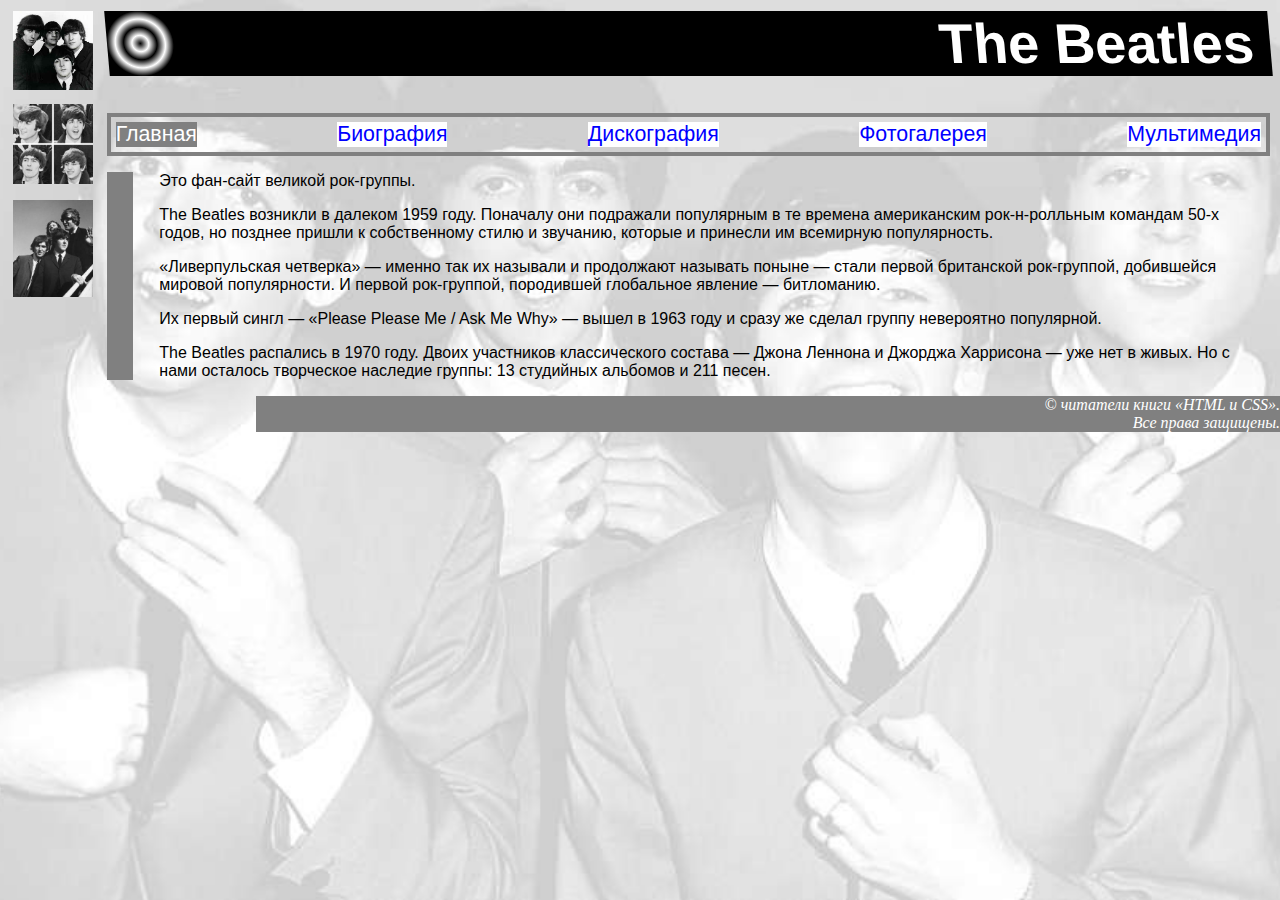
<file: index.html>
﻿<!doctype html>
<html>
    <head>
        <meta charset="UTF-8">
        <title>Главная :: The Beatles</title>
        <link href="styles/styles.css"
        rel="stylesheet" type="text/css">
    </head>
    <body>
        <header>
            <h1>The Beatles</h1>
        </header>
        <nav>
            <div>Главная</div>
            <a href="pages/biography.html">Биография</a>
            <a href="pages/discography.html">Дискография</a>
            <a href="pages/photogallery.html">Фотогалерея</a>
            <a href="pages/media.html">Мультимедия</a>
        </nav>
        <main>
            <p>Это фан-сайт великой рок-группы.</p>
            <p>The Beatles возникли в далеком 1959 году. Поначалу они подражали
                популярным в те времена американским рок-н-ролльным командам
                50-х годов, но позднее пришли к собственному стилю и звучанию,
                которые и принесли им всемирную популярность.</p>
                
                <p>&laquo;Ливерпульская четверка&raquo;&nbsp;&mdash; именно так их
                называли и продолжают называть поныне&nbsp;&mdash; стали первой
                британской рок-группой, добившейся мировой популярности. И первой
                рок-группой, породившей глобальное явление&nbsp;&mdash; битломанию.</p>
                
                <p>Их первый сингл&nbsp;&mdash; &laquo;Please Please Me / Ask Me Why&raquo;&nbsp;&mdash;
                вышел в 1963 году и сразу же сделал группу невероятно популярной.</p>
                
                <p>The Beatles распались в 1970 году. Двоих участников классического
                состава&nbsp;&mdash; Джона Леннона и Джорджа Харрисона&nbsp;&mdash;
                уже нет в живых. Но с нами осталось творческое наследие группы:
                13 студийных альбомов и 211 песен.</p>
        </main>
        <footer>
            <p>&copy; читатели книги &laquo;HTML и CSS&raquo;.<br> Все права защищены.</p>
        </footer>
    </body>
</html>
</file>
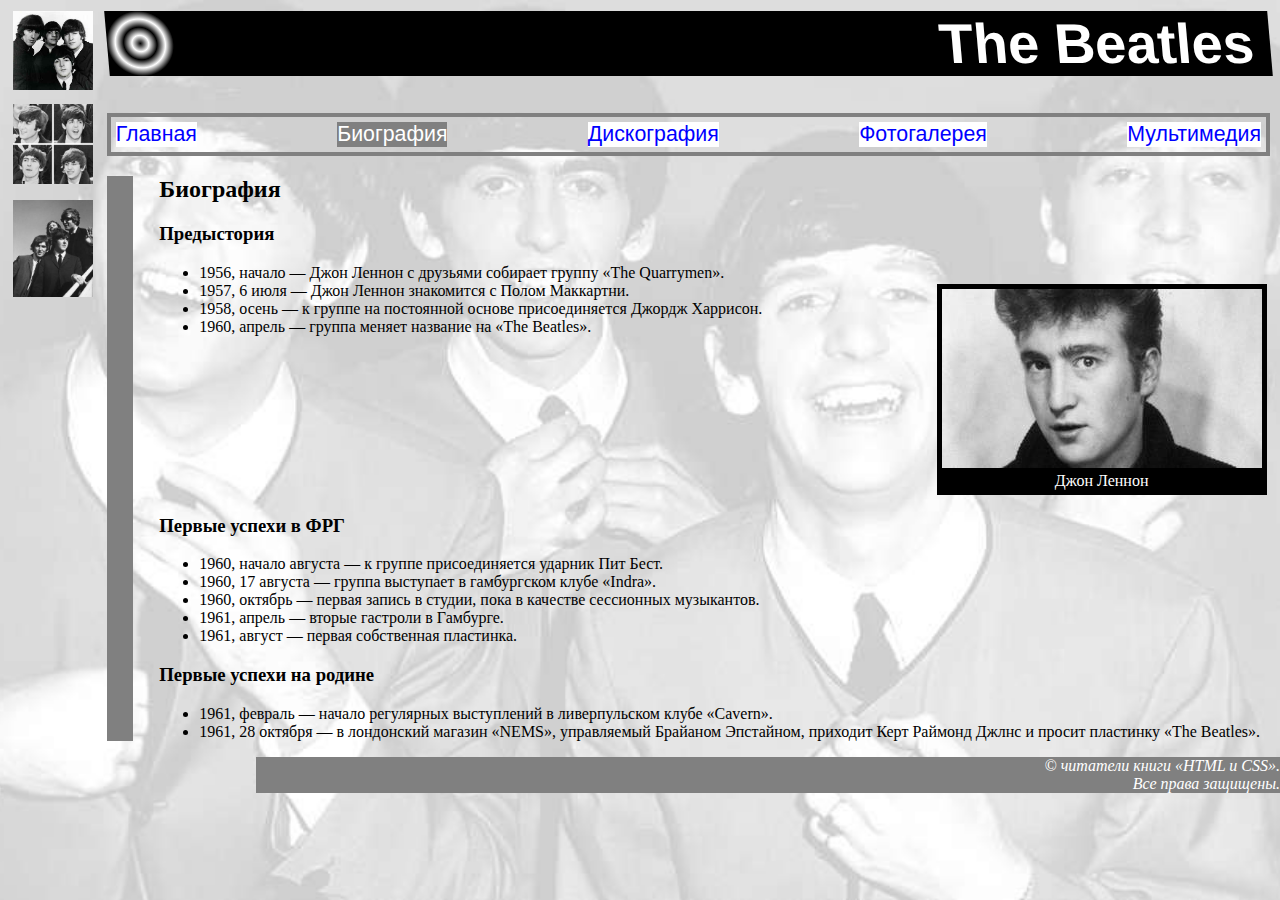
<file: pages/biography.html>
﻿<!doctype html>
<html>
    <head>
        <meta charset="UTF-8">
        <title>Биография :: The Beatles</title>
        <link href="../styles/styles.css"
        rel="stylesheet" type="text/css">
    </head>
    <body>
        <header>
            <h1>The Beatles</h1>
        </header>
        <nav>
            <a href="../index.html">Главная</a>
            <div>Биография</div>
            <a href="../pages/discography.html">Дискография</a>
            <a href="../pages/photogallery.html">Фотогалерея</a>
            <a href="../pages/media.html">Мультимедия</a>
        </nav>
        <main>
            <h2>Биография</h2>
            <h3>Предыстория</h3>
            <ul>
                <aside><img src="../images/john_lennon.jpg"> <br> Джон Леннон</aside>
                <li>1956, начало&nbsp;&mdash; Джон Леннон с друзьями собирает
                группу &laquo;The Quarrymen&raquo;.</li>
                <li>1957, 6 июля&nbsp;&mdash; Джон Леннон знакомится с Полом
                Маккартни.</li>
                <li>1958, осень&nbsp;&mdash; к группе на постоянной основе
                присоединяется Джордж Харрисон.</li>
                <li>1960, апрель&nbsp;&mdash; группа меняет название на
                &laquo;The Beatles&raquo;.</li>
            </ul>
            <h3 style="clear: right;">Первые успехи в ФРГ</h3>
            <ul>
                <li>1960, начало августа&nbsp;&mdash; к группе присоединяется ударник
                Пит Бест.</li>
                <li>1960, 17 августа&nbsp;&mdash; группа выступает в гамбургском
                клубе &laquo;Indra&raquo;.</li>
                <li>1960, октябрь&nbsp;&mdash; первая запись в студии, пока в
                качестве сессионных музыкантов.</li>
                <li>1961, апрель&nbsp;&mdash; вторые гастроли в Гамбурге.</li>
                <li>1961, август&nbsp;&mdash; первая собственная пластинка.</li>
            </ul>
            <h3>Первые успехи на родине</h3>
            <ul>
                <li>1961, февраль&nbsp;&mdash; начало регулярных выступлений
                в ливерпульском клубе &laquo;Cavern&raquo;.</li>
                <li>1961, 28 октября&nbsp;&mdash; в лондонский магазин
                &laquo;NEMS&raquo;, управляемый Брайаном Эпстайном, приходит
                Керт Раймонд Джлнс и просит пластинку &laquo;The Beatles&raquo;.</li>
            </ul>
        </main>
        <footer>
            <p>&copy; читатели книги &laquo;HTML и CSS&raquo;.<br> Все права защищены.</p>
        </footer>
    </body>
</html>
</file>
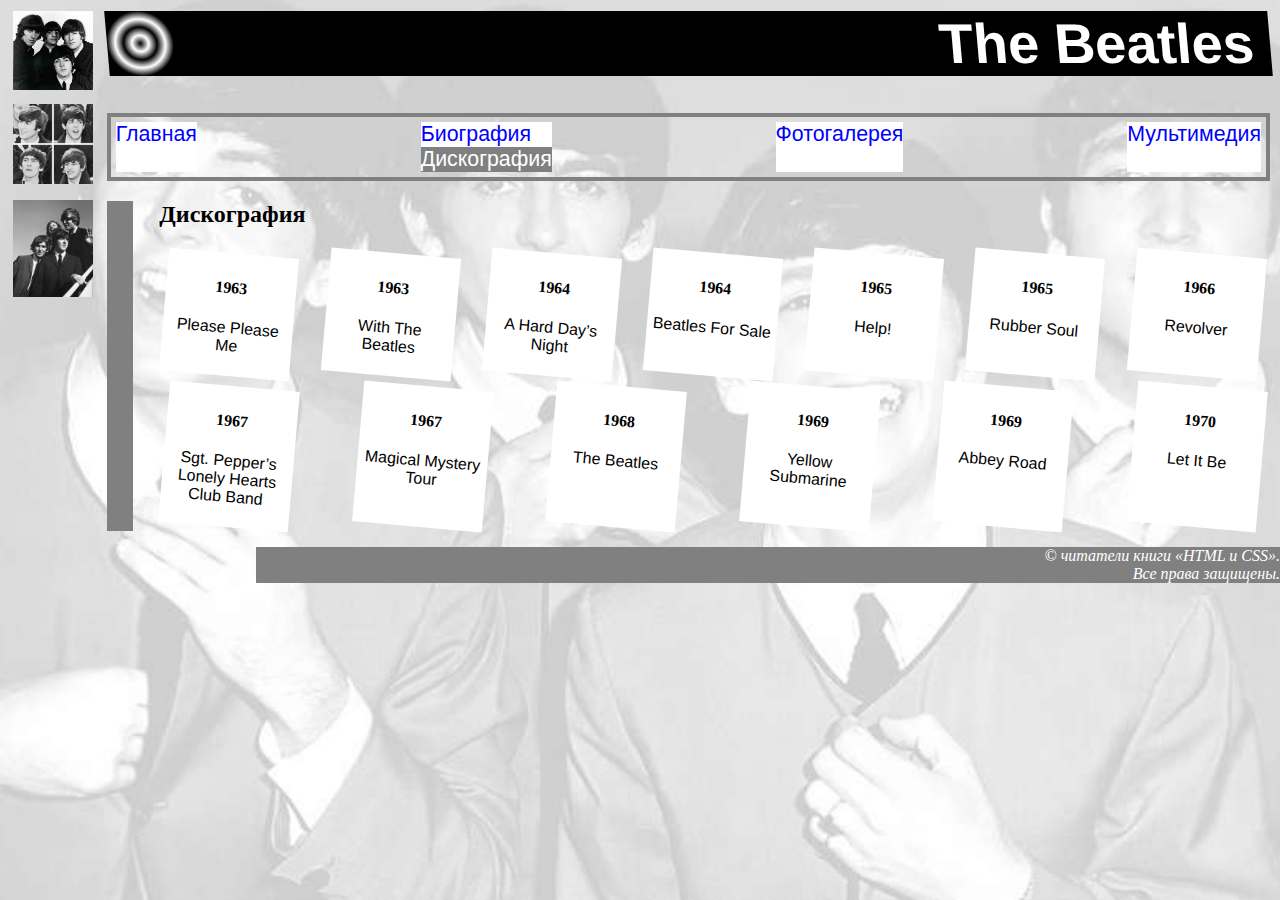
<file: pages/discography.html>
﻿<!doctype html>
<html>
    <head>
        <meta charset="UTF-8">
        <title>Дискография :: The Beatles</title>
        <link href="../styles/styles.css"
        rel="stylesheet" type="text/css">
    </head>
    <body>
        <header>
            <h1>The Beatles</h1>
        </header>
        <nav>
            <a href="../index.html">Главная</a>
            <a href="../pages/biography.html">Биография</div>
            <div>Дискография</div>
            <a href="../pages/photogallery.html">Фотогалерея</a>
            <a href="../pages/media.html">Мультимедия</a>
        </nav>
        <main>
            <h2>Дискография</h2>
            <div id="discography">
                <div>
                    <h4>1963</h4>
                    <p>Please Please Me</p>
                </div>
                <div>
                    <h4>1963</h4>
                    <p>With The Beatles</p>
                </div>
                <div>
                    <h4>1964</h4>
                    <p>A Hard Day’s Night</p>
                </div>
                <div>
                    <h4>1964</h4>
                    <p>Beatles For Sale</p>
                </div>
                <div>
                    <h4>1965</h4>
                    <p>Help!</p>
                </div>
                <div>
                    <h4>1965</h4>
                    <p>Rubber Soul</p>
                </div>
                <div>
                    <h4>1966</h4>
                    <p>Revolver</p>
                </div>
                <div>
                    <h4>1967</h4>
                    <p>Sgt. Pepper’s Lonely Hearts Club Band</p>
                </div>
                <div>
                    <h4>1967</h4>
                    <p>Magical Mystery Tour</p>
                </div>
                <div>
                    <h4>1968</h4>
                    <p>The Beatles</p>
                </div>
                <div>
                    <h4>1969</h4>
                    <p>Yellow Submarine</p>
                </div>
                <div>
                    <h4>1969</h4>
                    <p>Abbey Road</p>
                </div>
                <div>
                    <h4>1970</h4>
                    <p>Let It Be</p>
                </div>
            </div>
        </main>
        <footer>
            <p>&copy; читатели книги &laquo;HTML и CSS&raquo;.<br> Все права защищены.</p>
        </footer>
    </body>
</html>
</file>
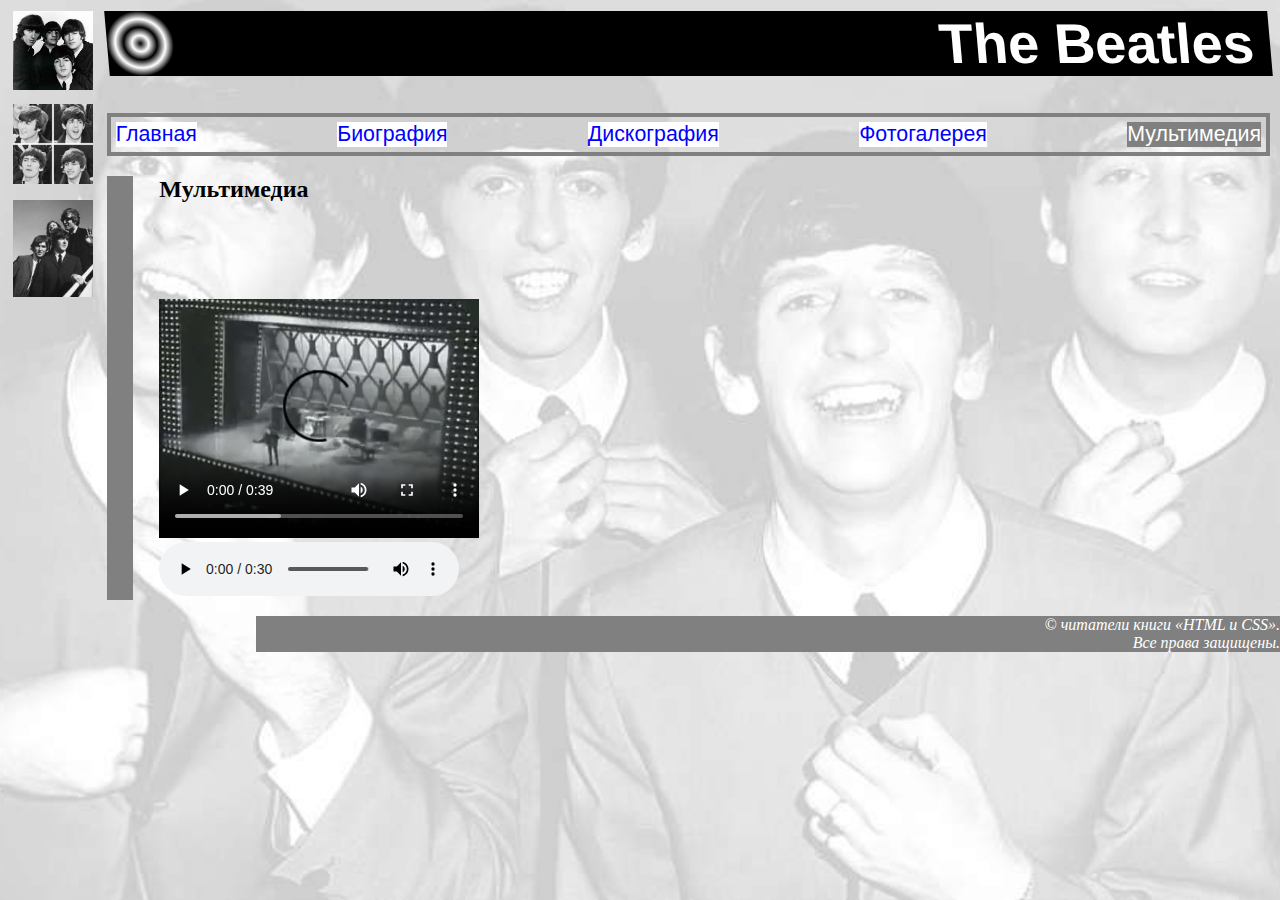
<file: pages/media.html>
<!doctype html>
<html>
    <head>
        <meta charset="UTF-8">
        <link href="../styles/styles.css"
        rel="stylesheet" type="text/css">
        <title>Мультимедиа :: The Beatles</title>
    </head>
    <body>
        <header>
            <h1>The Beatles</h1>   
        </header>
        <nav>
            <a href="../index.html">Главная</a>
            <a href="../pages/biography.html">Биография</a>
            <a href="../pages/discography.html">Дискография</a>
            <a href="../pages/photogallery.html">Фотогалерея</a>
            <div>Мультимедия</div>
        </nav>
        <main>
        <h2>Мультимедиа</h2>
        <video src="../media/the_beatles_yesterday.mp4" controls width="320", height="240"></video>

        <iframe width="560" height="315" src="https://www.youtube.com/embed/vZC1qtKiz9Q?si=VJuAUTlYhv-C9cTP" title="YouTube video player" frameborder="0" allow="accelerometer; autoplay; clipboard-write; encrypted-media; gyroscope; picture-in-picture; web-share" referrerpolicy="strict-origin-when-cross-origin" allowfullscreen></iframe>

        <audio src="../media/the_beatles_let_it_be.mp3" controls></audio>
        </main>
    </body>
    <footer>
        <p>&copy; читатели книги &laquo;HTML и CSS&raquo;.<br> Все права защищены.</p>
    </footer>
</html>
</file>
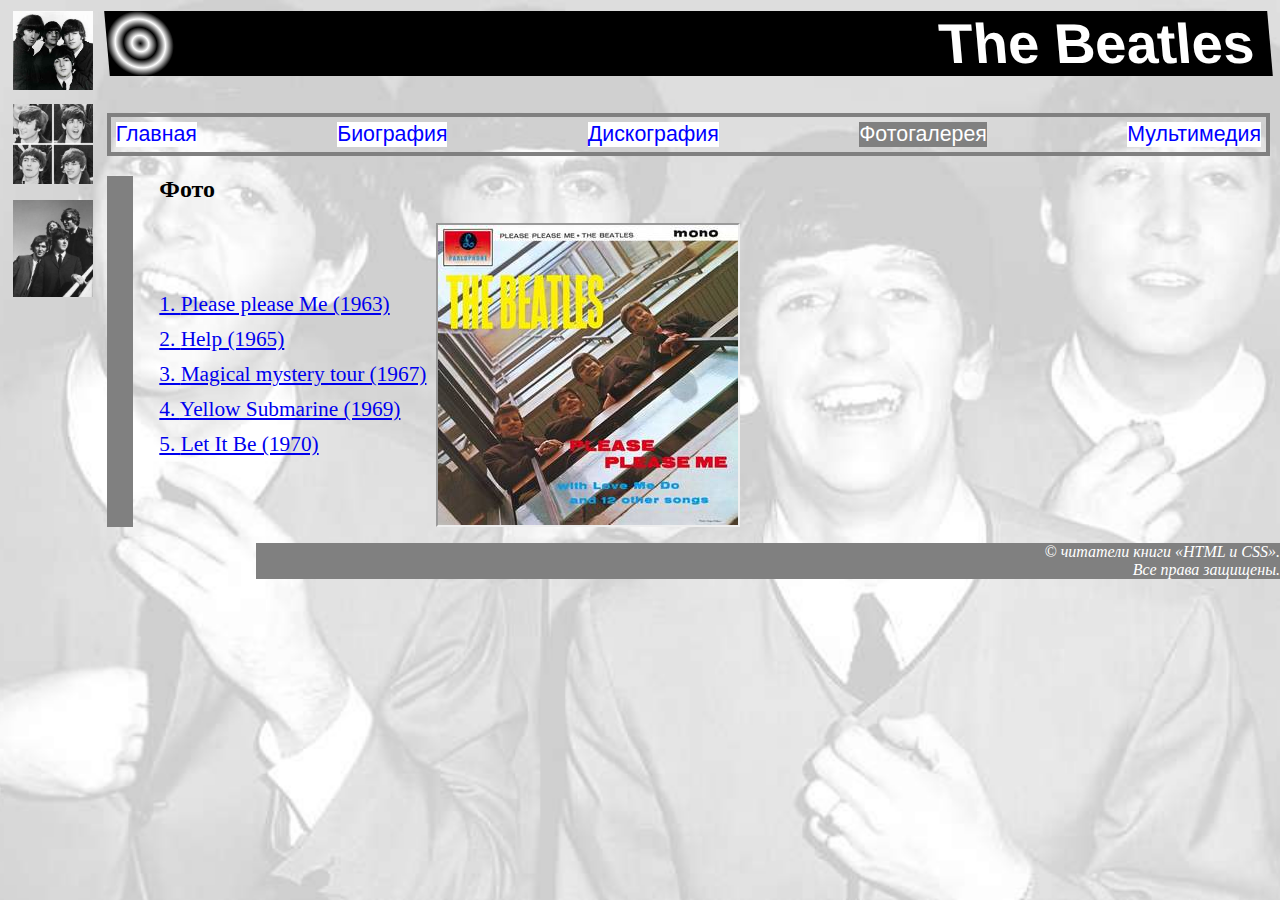
<file: pages/photogallery.html>
<!doctype html>
<html>
    <head>
        <meta charset="UTF-8">
        <title>Фото с The Beatles</title>
        <link href="../styles/styles.css"
        rel="stylesheet" type="text/css">
        <style type="text/css">
            div.tbl {counter-reset: ch1 ;}
            div a::before {
                counter-increment: ch1;
                content: counter(ch1) ". ";
            }
        </style>
    </head>
    <body>
        <header>
            <h1>The Beatles</h1>
        </header>
        <nav>
            <a href="../index.html">Главная</a>
            <a href="../pages/biography.html">Биография</a>
            <a href="../pages/discography.html">Дискография</a>
            <div>Фотогалерея</div>
            <a href="../pages/media.html">Мультимедия</a>
        </nav>
        <main>
            <h2>Фото</h2>
            <div class="tbl">
                <div>
                    <div>
                        <a href="gallery/the_beatles_please_please_me.html" target="gallery">Please please Me (1963)</a>
                        <a href="gallery/the_beatles_help.html" target="gallery">Help (1965)</a>
                        <a href="gallery/the_beatles_mystery_tour.html" target="gallery">Magical mystery tour (1967)</a>
                        <a href="gallery/yellow_submarine.html" target="gallery">Yellow Submarine (1969)</a>
                        <a href="gallery/the_beatles_let_it_be.html" target="gallery">Let It Be (1970)</a>       
                    </div>
                        <iframe name="gallery" width="300" height="300" src="gallery/the_beatles_please_please_me.html"></iframe>
                </div>
            </div>
        </main>
        <footer>
            <p>&copy; читатели книги &laquo;HTML и CSS&raquo;.<br> Все права защищены.</p>
        </footer>
    </body>
</html>
</file>
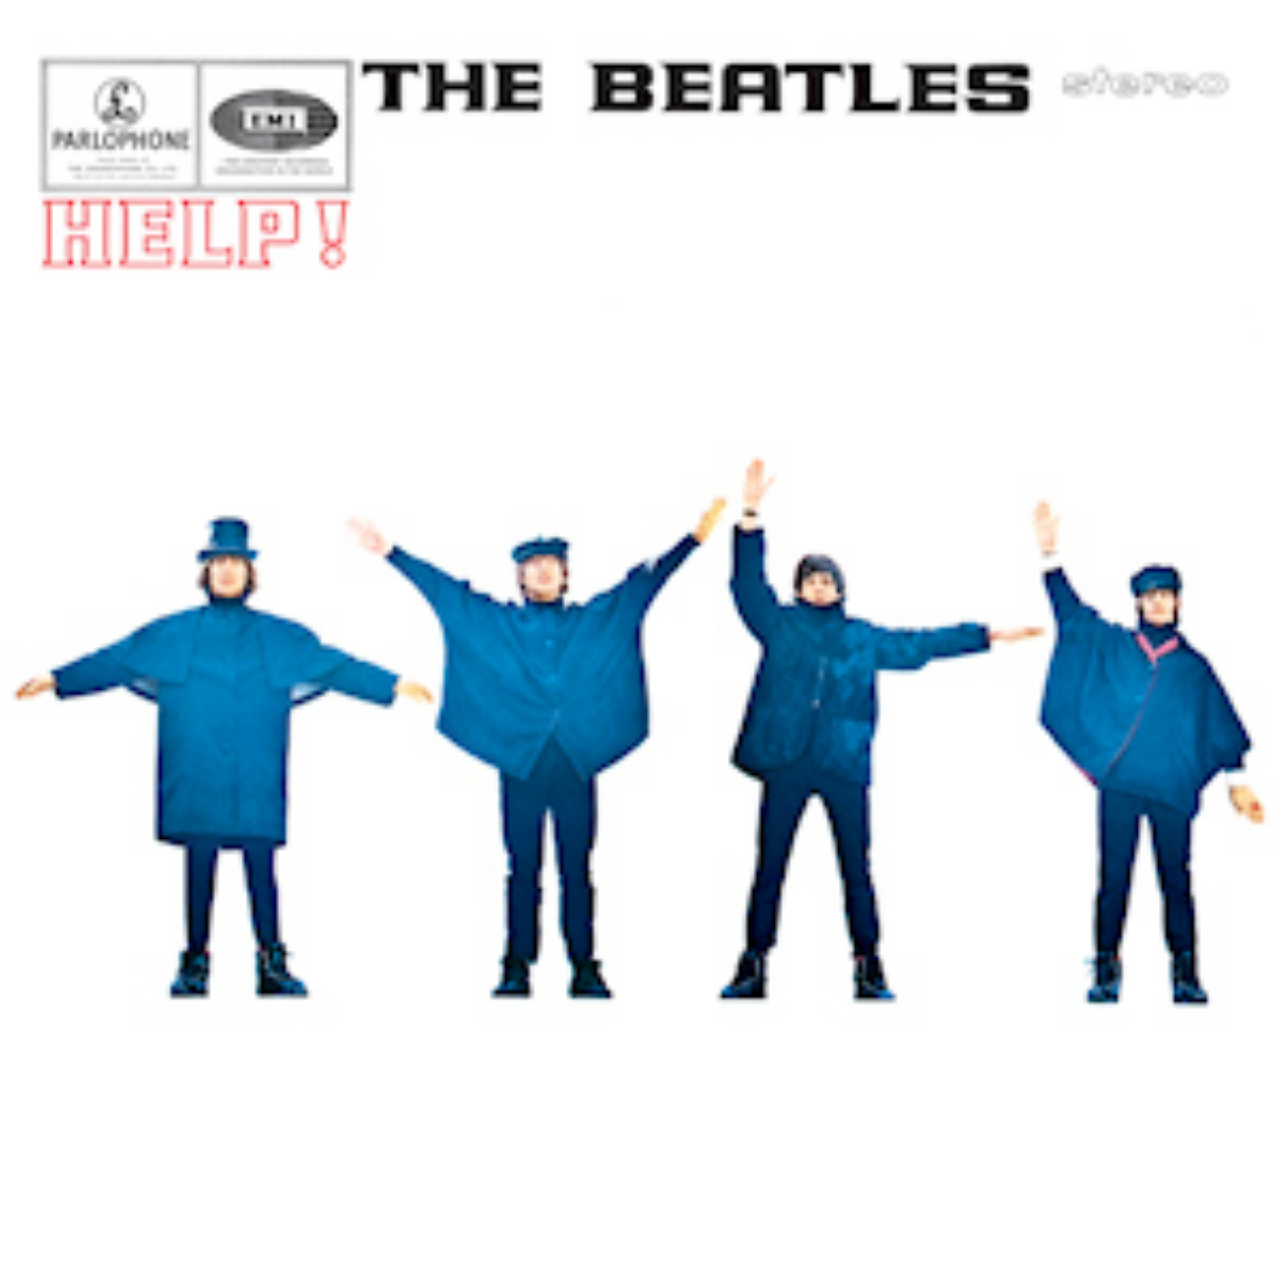
<file: pages/gallery/the_beatles_help.html>
<!DOCTYPE html>
<htnl>
    <head>
        <meta charset="UTF-8">
        <link href="../../styles/styles.css"
        rel="stylesheet" type="text/css">
    </head>
    <body>
        <div class="gallery-item">
            <img src="../../images/the_beatles_help.jpg">
        </div>
    </body>
</htnl>
</file>
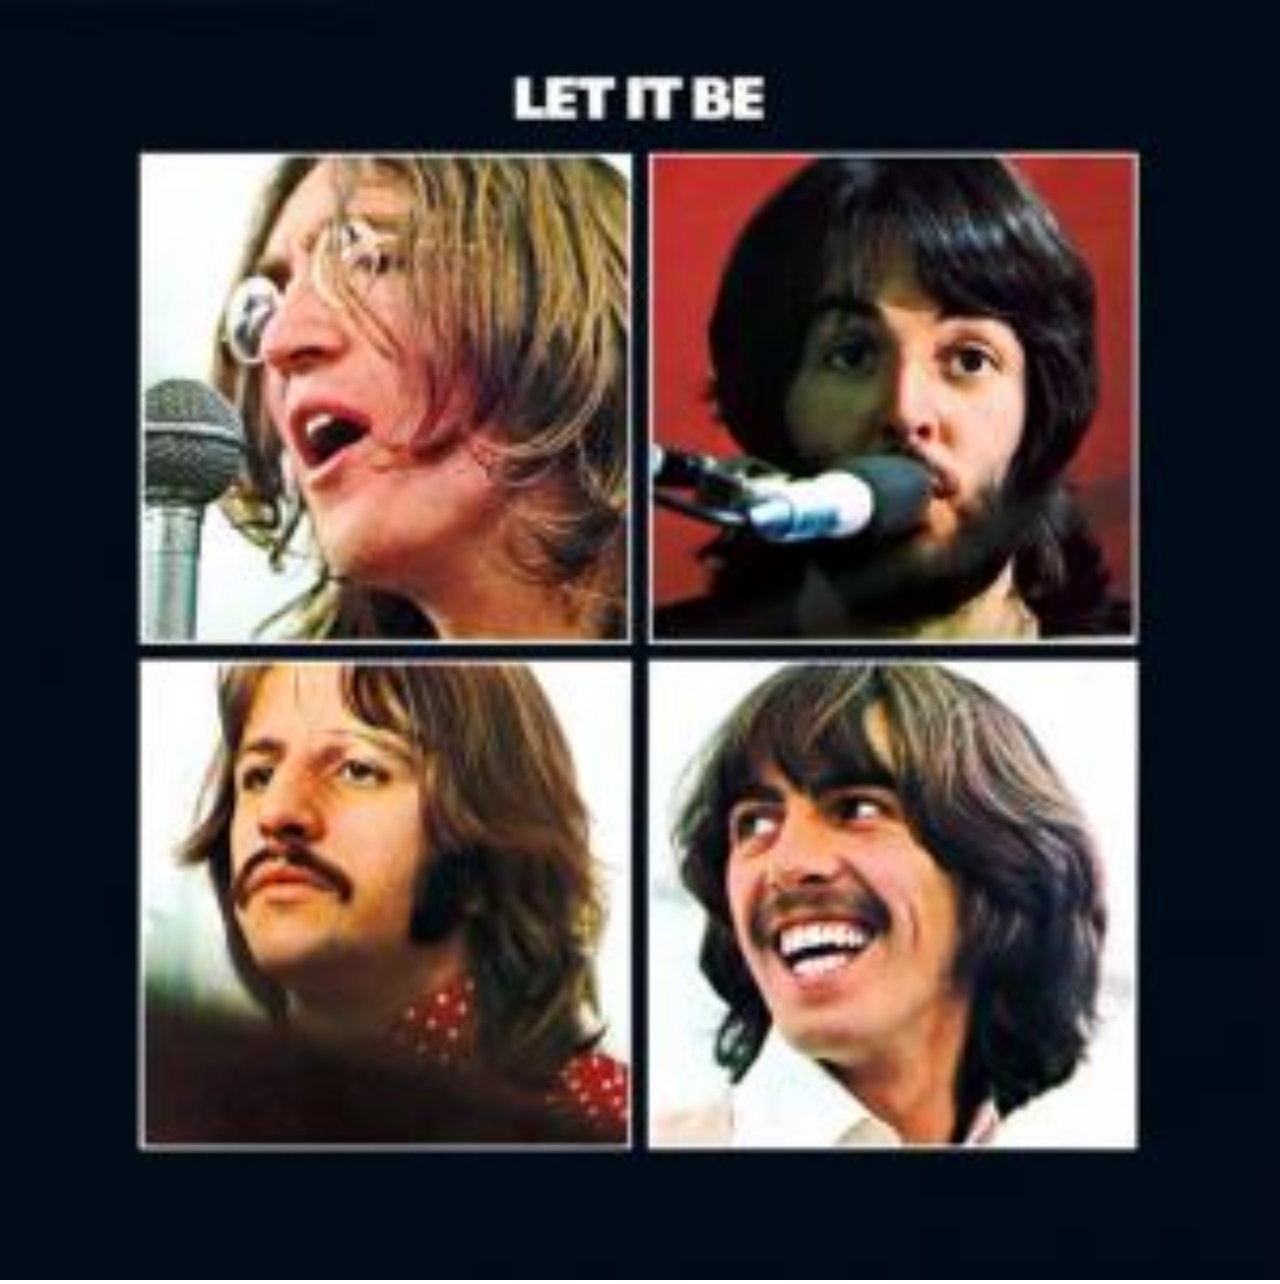
<file: pages/gallery/the_beatles_let_it_be.html>
<!DOCTYPE html>
<htnl>
    <head>
        <meta charset="UTF-8">
        <link href="../../styles/styles.css"
        rel="stylesheet" type="text/css">
    </head>
    <body>
        <div class="gallery-item">
            <img src="../../images/the_beatles_let_it_be.jpg">
        </div>
    </body>
</htnl>
</file>
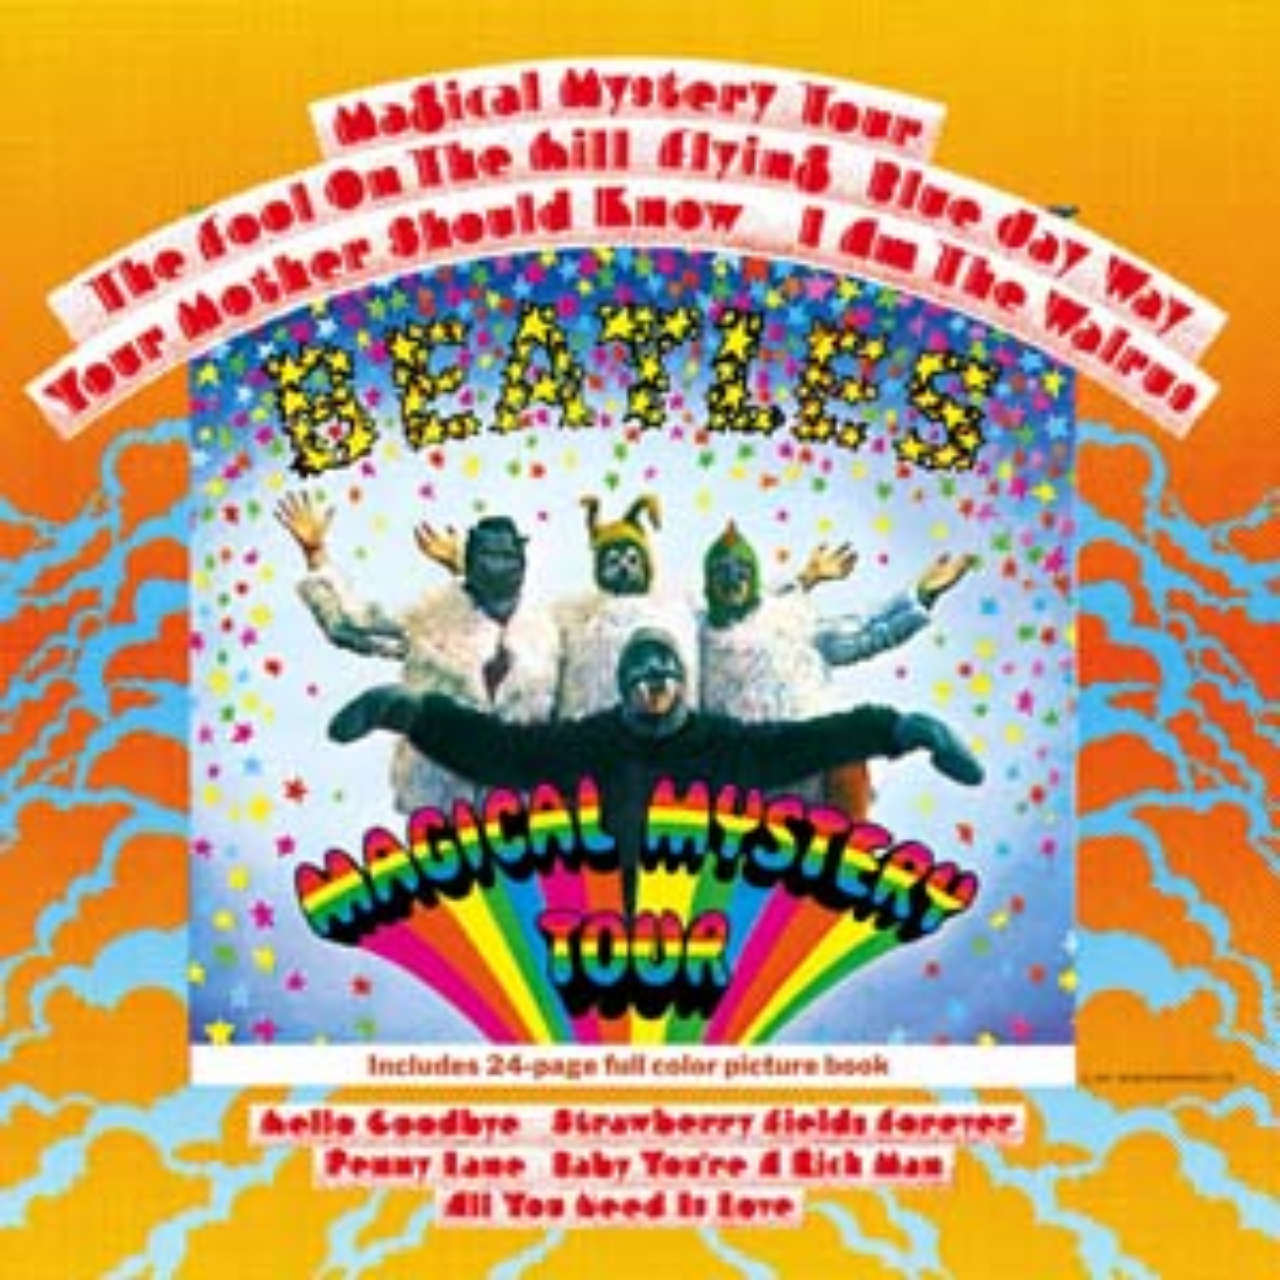
<file: pages/gallery/the_beatles_mystery_tour.html>
<!DOCTYPE html>
<htnl>
    <head>
        <meta charset="UTF-8">
        <link href="../../styles/styles.css"
        rel="stylesheet" type="text/css">
    </head>
    <body>
        <div class="gallery-item">
            <img src="../../images/the_beatles_magical_mystery_tour.jpg">
        </div>
    </body>
</htnl>
</file>
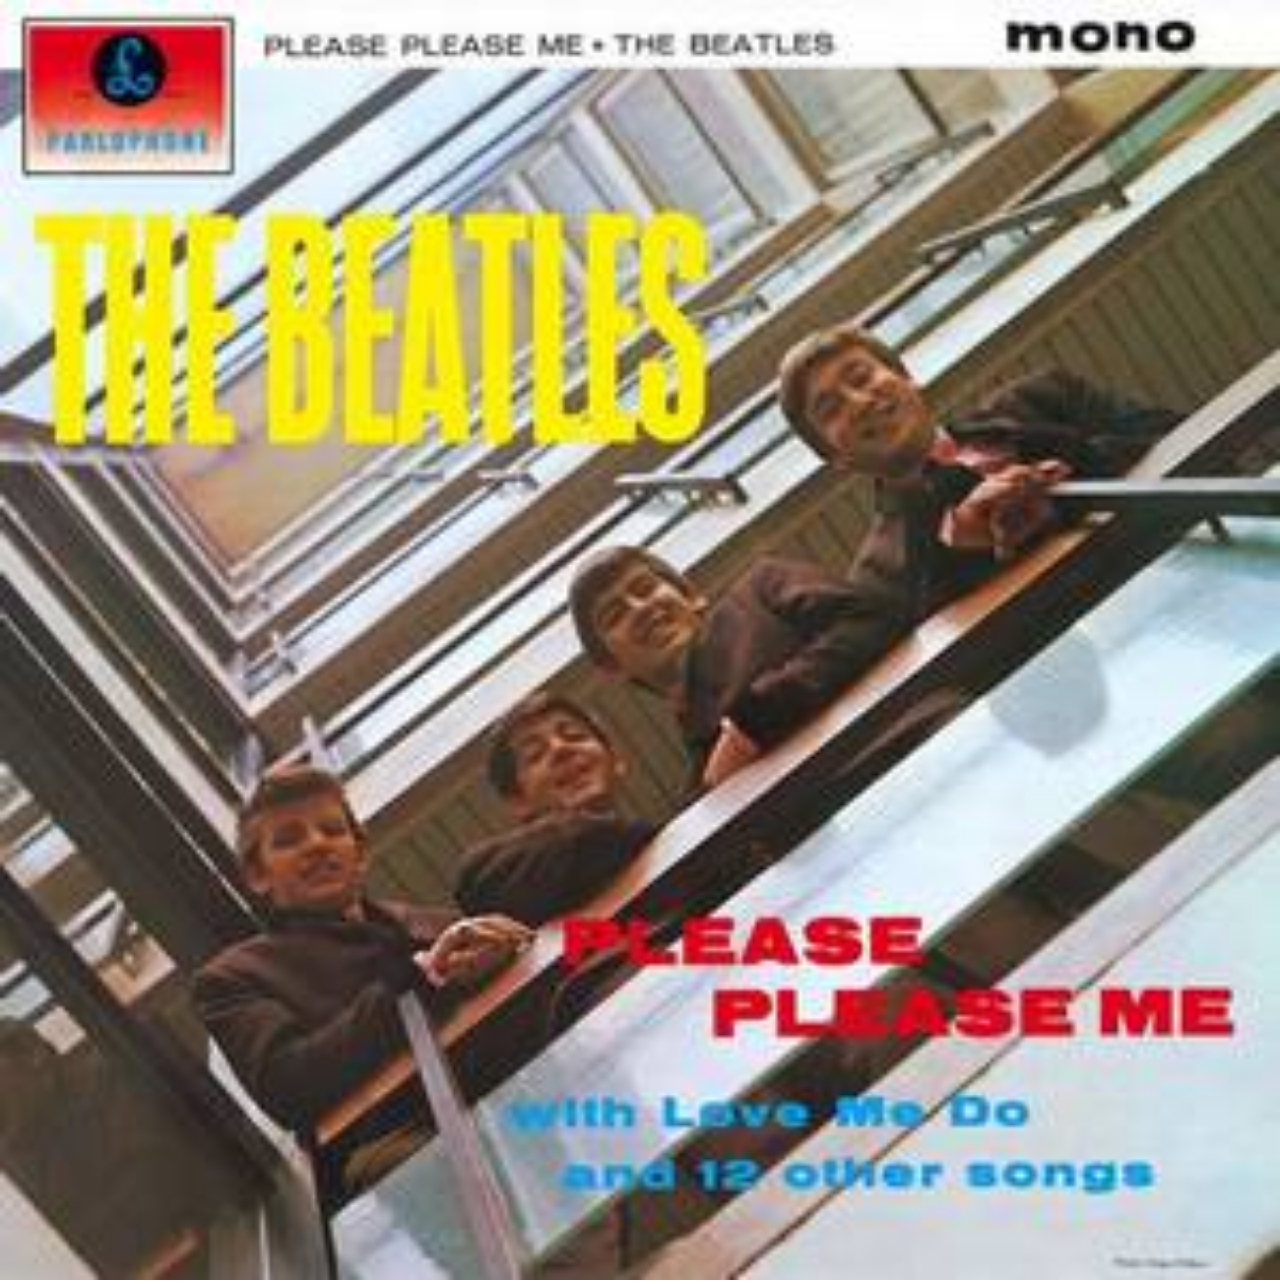
<file: pages/gallery/the_beatles_please_please_me.html>
<!DOCTYPE html>
<htnl>
    <head>
        <meta charset="UTF-8">
        <link href="../../styles/styles.css"
        rel="stylesheet" type="text/css">
    </head>
    <body>
        <div class="gallery-item">
            <img src="../../images/the_beatles_please_please_me.jpg">
        </div>
    </body>
</htnl>
</file>
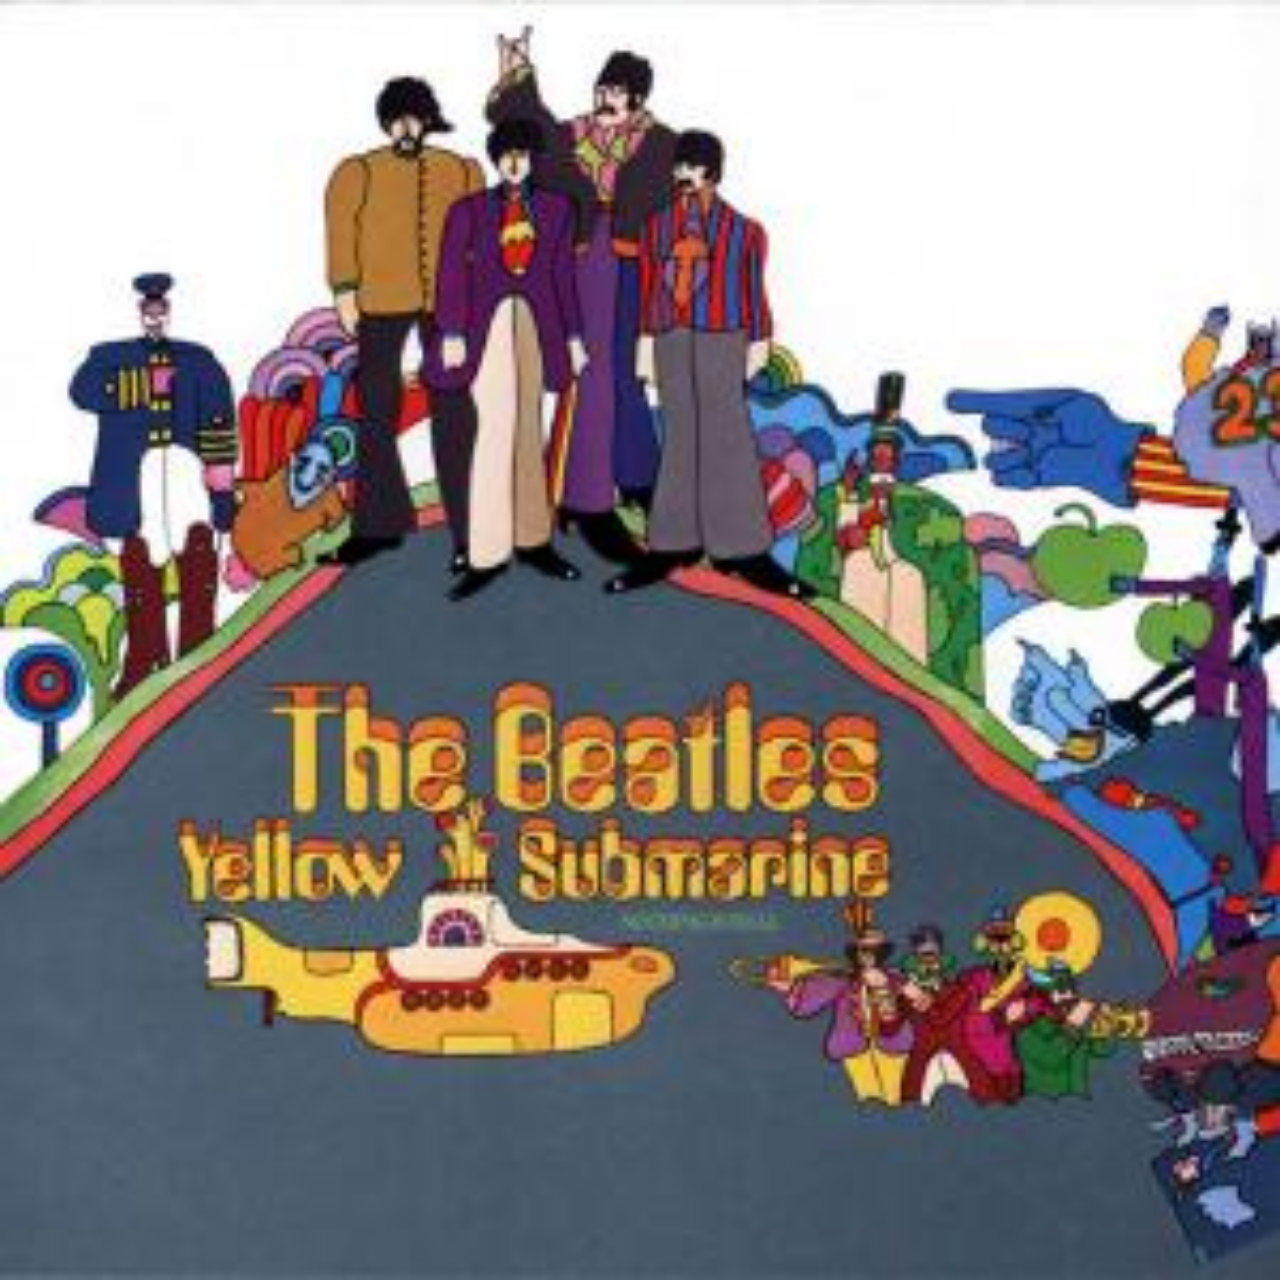
<file: pages/gallery/yellow_submarine.html>
<!DOCTYPE html>
<htnl>
    <head>
        <meta charset="UTF-8">
        <link href="../../styles/styles.css"
        rel="stylesheet" type="text/css">
    </head>
    <body>
        <div class="gallery-item">
            <img src="../../images/the_beatles_yellow_submarine.jpg">
        </div>
    </body>
</htnl>
</file>
<file: styles/styles.css>
body {
    margin: 0px;
    background-image: url(../images/bg1.jpg), url(../images/bg2.jpg), url(../images/bg3.jpg), url(../images/main_bg.jpg);
    background-position: 10pt 8pt, 10pt 78pt, 10pt 150pt, center;
    background-repeat: no-repeat;
    background-size: 60pt, 60pt, 60pt, cover;
    background-attachment: fixed, fixed, fixed;
}
.gallery-item img {width: 100%;}
body.noscroll {overflow: hidden;}
a[target=gallery] {font-size: 16pt;}

header h1 {
    font: bold 42pt Verdana, sans-serif;
    text-align: right;
    color: white;
    margin-top: 8pt;
    margin-right: 8pt;
    margin-left: 80pt;
    padding-right: 12pt;
    background-image: radial-gradient(closest-side at 25pt 50%, black, white, black, white, black);
    transform: skewX(5deg)
}

main p {font: 12pt Arial, sans-serif}
main {
    margin-left: 80pt;
    padding-left: 20pt;
    padding-right: 10pt;
    border-left-width: 20pt;
    border-left-style: solid;
    border-left-color: grey;
}

div.tbl {display: table;}

div.tbl > div {display: table-row;}

div.tbl > div > * {display: table-cell; vertical-align: middle;}

div.tbl > div > div a  {display: block; margin-top: 10px; margin-bottom: 10px; margin-right: 10px;}

aside {
    float: right;
    margin: 20px 0px 20px 20px;
    padding: 5px;
    color: white;
    background-color: black;
    text-align: center;
}

nav {
    margin: 10px 10px 10px 80pt;
    padding: 5px;
    border: 4px solid grey;
    font: 16pt Arial, sans-serif;
    display: flex;
    justify-content: space-between;
}

nav a {display: block;}

nav a:link, nav a:visited {
    color: blue;
    background-color: white;
    text-decoration: none;
    transition-duration: 1s;
}

nav a:active, nav a:hover {
    color: white;
    background-color: blue;
    text-decoration: none;
    transform: scale(1.2,1.2) translateY(4px);
    transition-duration: 0.5s;
}

nav div {
    color: white;
    background-color: grey;
}

div#discography{
    display: flex;
    flex-wrap: wrap;
    justify-content: space-between;
}

div#discography > div {
    background-color: white;
    padding: 5px;
    margin: 5px;
    text-align: center;
    width: 120px;
    transform: rotate(5deg);
    transition-duration: 0.2s;
    transition-timing-function: linear;
}

div#discography > div:hover {
    transform: rotate(-5deg) translateX(10px);
    transition-duration: 0.1s;
    transition-timing-function: linear;
}

footer {
    margin-left: 20%;
    background-color: grey;
    text-align: right;
}

footer p {
    color: white;
    font-style: italic;
}

@media screen and (max-width:400px){
    body {background: transparent;}
    header h1, nav, main, footer {margin-left: 8pt;}
    header h1 {
        font-size: 28pt;
        background: black;
    }
    nav {flex-direction: column;}
    main {
        padding-left: 0pt;
        border-left: none;
    }
    nav a:active, nav a:hover {
        transform: translateY(4px);
    }
    div#discography > div {
        border: 1px solid black;
    }
    iframe {width: 100%;}
    div.tbl {display: block;}
    div.tbl > div {display: block;}
    div.tbl > div > * {display: table-cell; vertical-align: middle;}
}

@media print {
    body {background: transparent;}
    nav {display: none;}
    header h1, main, footer {margin-left: 8pt;}
    header, footer {background: transparent;}
    main {
        padding-left: 0pt;
        border-left: none;
    }
    header h1, footer p {color: black}
    header h1 {letter-spacing: 10pt;}
    footer {border-top: 1px solid black}
}
</file>
